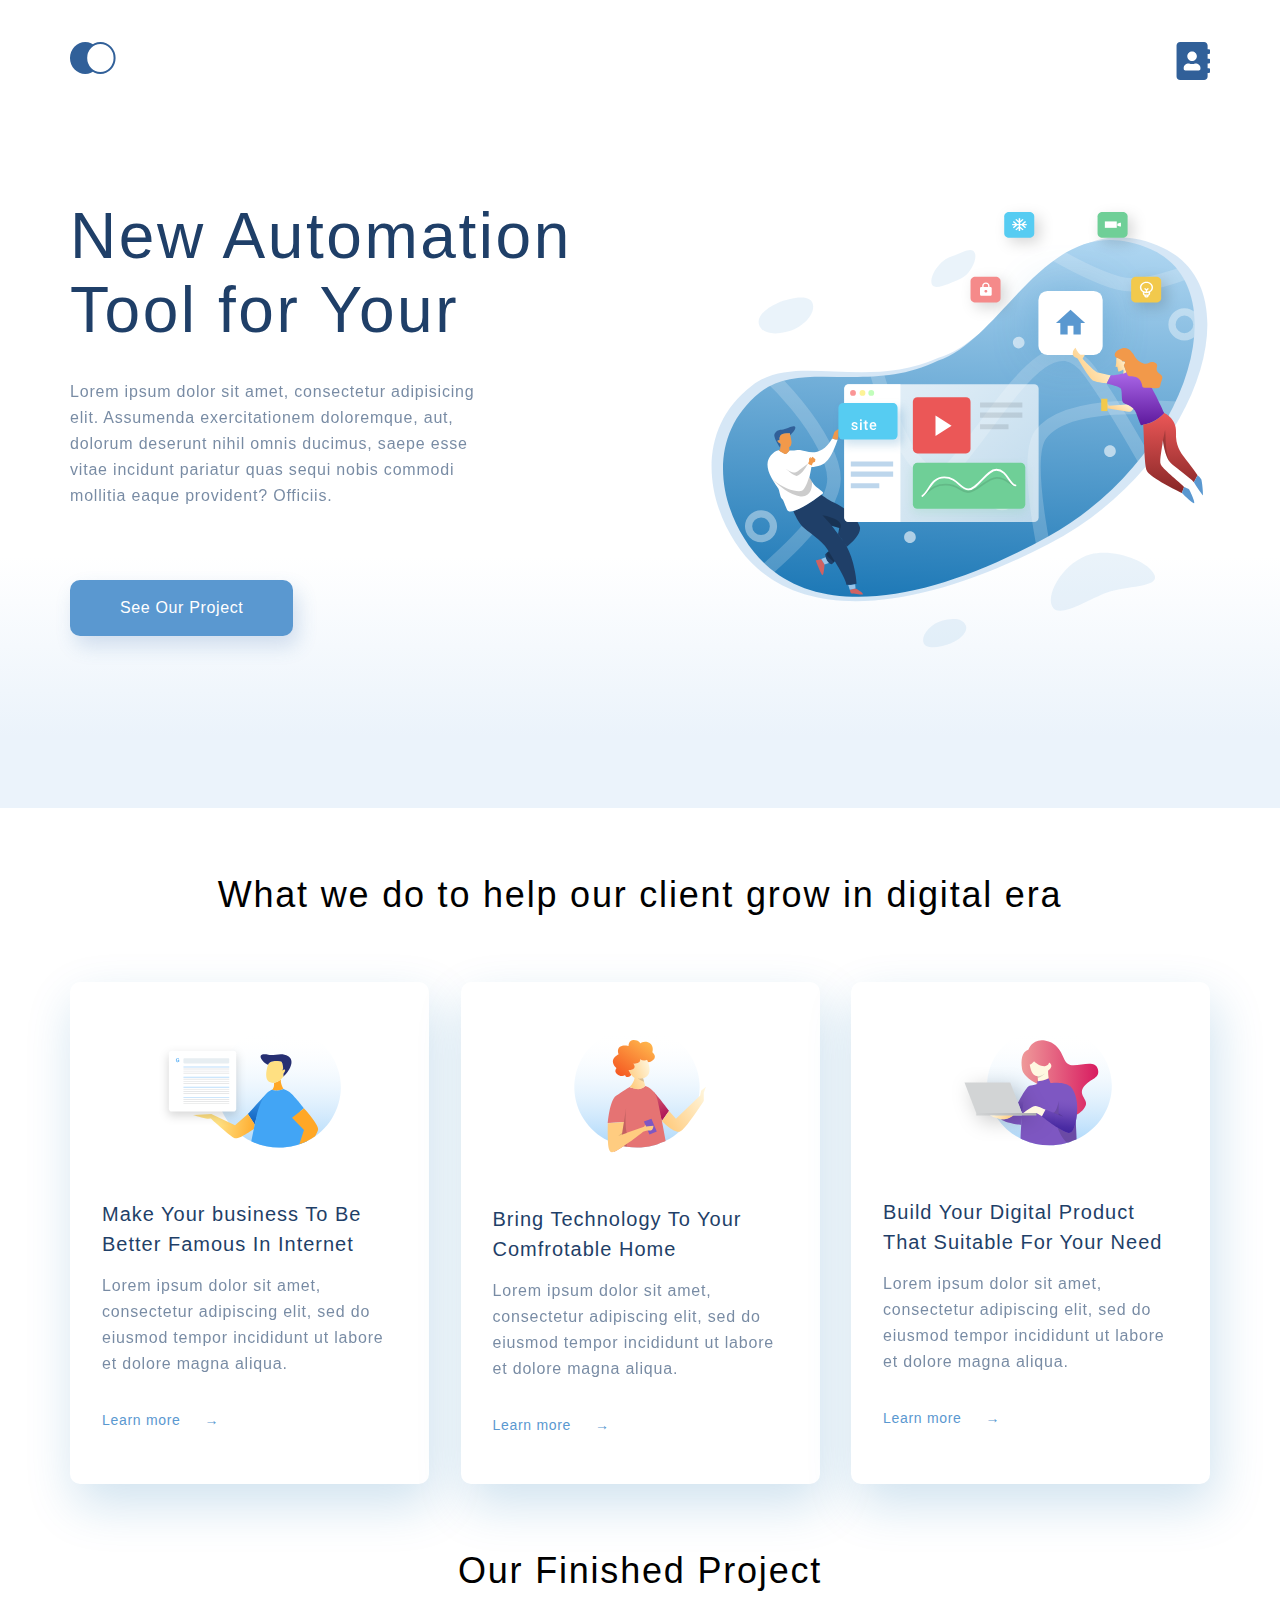
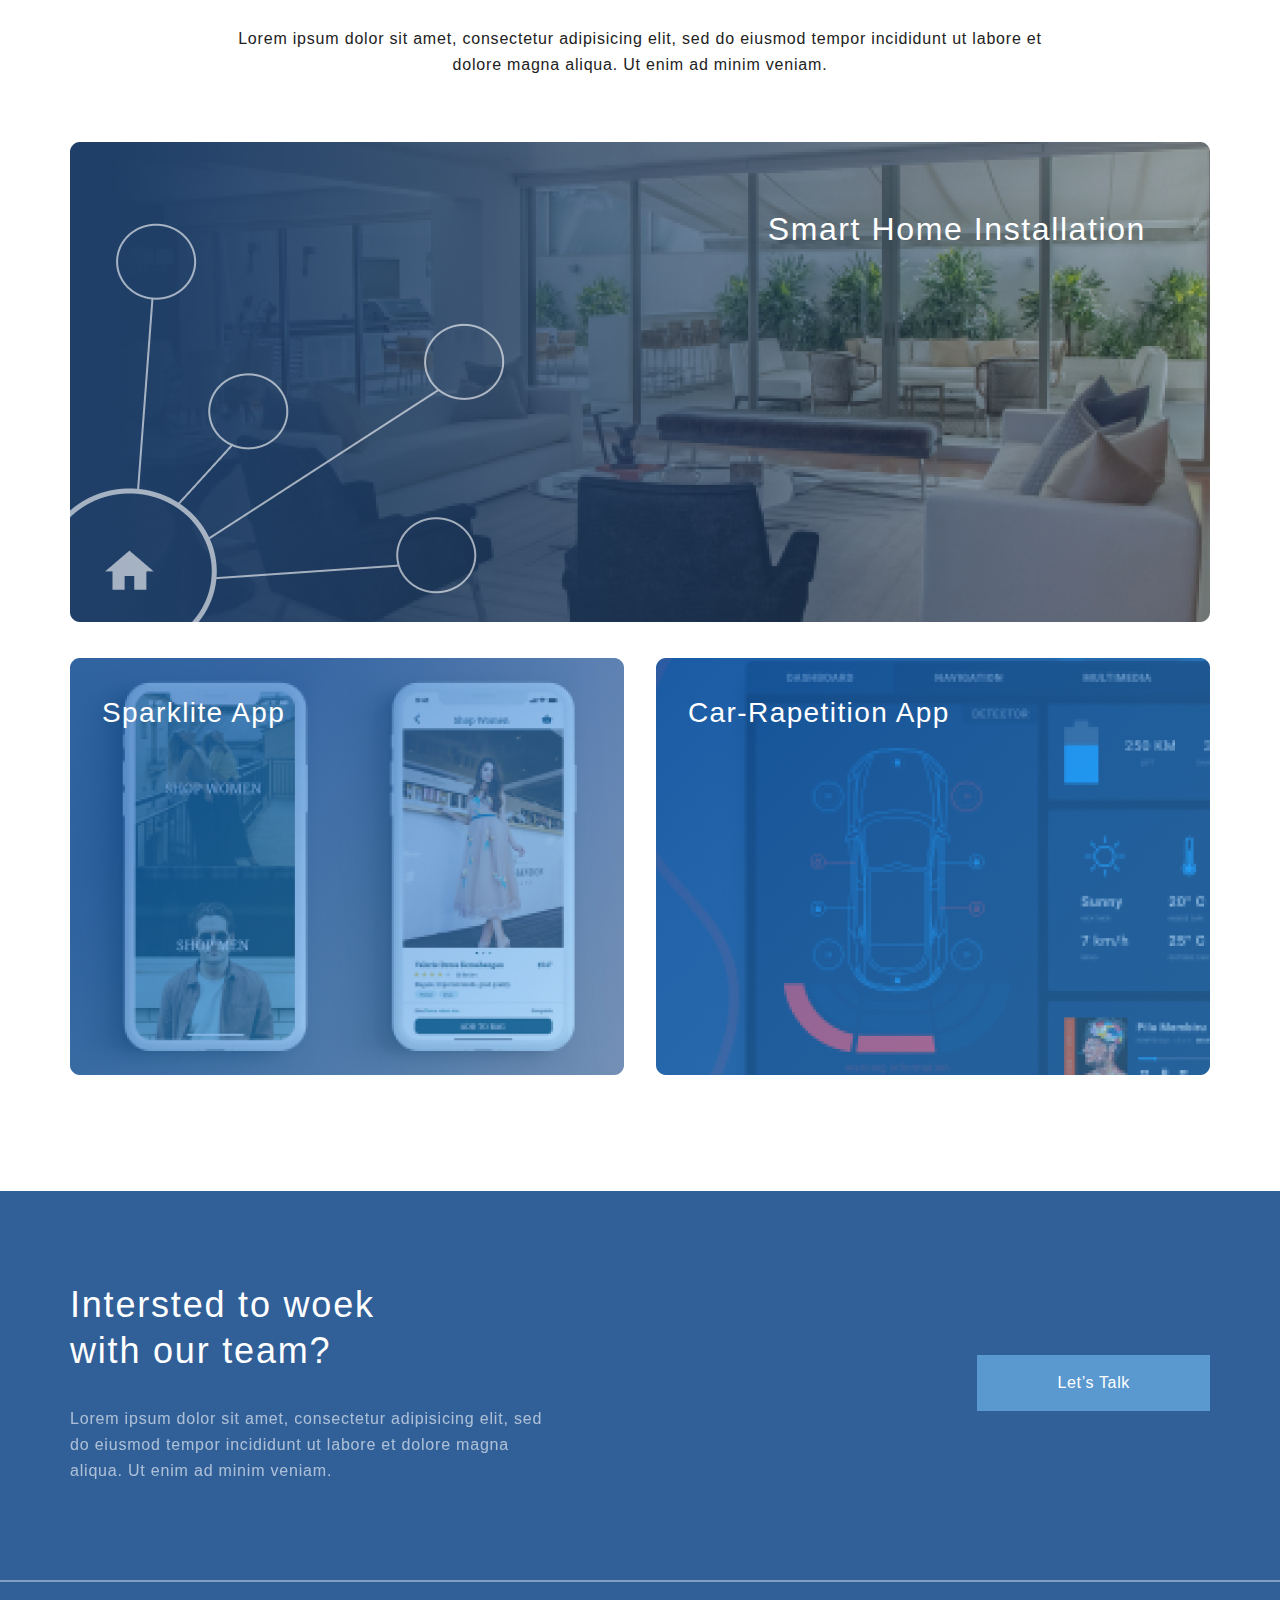
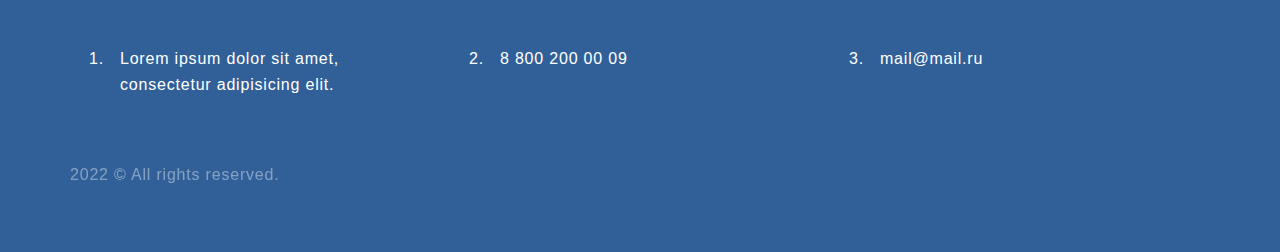
<file: index.html>
<!DOCTYPE html>
<html lang="zxx">

<head>
    <meta charset="UTF-8">
    <meta http-equiv="X-UA-Compatible" content="IE=edge">
    <meta name="viewport" content="width=device-width, initial-scale=1.0">
    <title>home</title>
    <link rel="stylesheet" href="style.css">
</head>

<body>
    <div class="wrapper">
        <div class="content">
            <div class="top">

                <div class="container top__box">

                    <ul class="header">

                        <li><a href="index.html"><img src="img/logo.svg" alt="logo"></a></li>
                        <li><a href="contacts.html"><img src="img/contacts.svg" alt="contacts"></a></li>
                    </ul>

                    <div class="top__info">

                        <h1 class="heading">New Automation Tool for Your </h1>
                        <p class="text top__text">Lorem ipsum dolor sit amet, consectetur adipisicing elit. Assumenda
                            exercitationem
                            doloremque,
                            aut, dolorum deserunt nihil omnis ducimus, saepe esse vitae incidunt pariatur quas sequi
                            nobis
                            commodi mollitia
                            eaque provident? Officiis.</p>
                        <a href="#" class="top__button">See Our Project</a>

                    </div>

                </div>
            </div>


            <div class="what-we-do container">

                <h3 class="heading3">What we do to help our client grow in digital era</h3>

                <div class="content_card">


                    <div class="card">

                        <img class="card__img" src="img/card-1.svg" alt="card 1">
                        <h4 class="heading4">Make Your business To Be
                            Better Famous In Internet</h4>
                        <p class="text">Lorem ipsum dolor sit amet, consectetur adipiscing elit, sed do eiusmod tempor
                            incididunt ut labore et dolore magna aliqua. </p>
                        <a class="card__link" href="#">Learn more</a>
                    </div>

                    <div class="card">
                        <img class="card__img" src="img/card-2.svg" alt="card 2">
                        <h4 class="heading4">Bring Technology To Your
                            Comfrotable Home</h4>
                        <p class="text">Lorem ipsum dolor sit amet, consectetur adipiscing elit, sed do eiusmod tempor
                            incididunt ut labore et dolore magna aliqua. </p>
                        <a class="card__link" href="#">Learn more</a>
                    </div>

                    <div class="card">
                        <img class="card__img" src="img/card-3.svg" alt="card 3">
                        <h4 class="heading4">Build Your Digital Product
                            That Suitable For Your Need</h4>
                        <p class="text">Lorem ipsum dolor sit amet, consectetur adipiscing elit, sed do eiusmod tempor
                            incididunt ut labore et dolore magna aliqua. </p>
                        <a class="card__link" href="#">Learn more</a>
                    </div>

                </div>
            </div>


            <div class="project container">

                <h3 class="heading3">Our Finished Project</h3>
                <p class="text text_project">Lorem ipsum dolor sit amet, consectetur adipisicing elit, sed do eiusmod
                    tempor
                    incididunt ut
                    labore et dolore magna aliqua. Ut enim ad minim veniam.</p>
                <div class="project__item">
                    <img class="project__img" src="img/project-1.png" alt="photo">
                    <p class="img__text">Smart Home Installation</p>
                </div>

                <div class="project__parent">
                    <div class="project__item project__item_margin">
                        <img class="project__img" src="img/project-2.png" alt="photo">
                        <p class="img__text_left">Sparklite App</p>
                    </div>
                    <div class="project__item">
                        <img class="project__img" src="img/project-3.png" alt="photo">
                        <p class="img__text_left">Car-Rapetition App</p>
                    </div>

                </div>
            </div>
        </div>
        <div class="footer">

            <div class="container">
                <div class="footer__top">


                    <div class="footer__text">

                        <h3 class="heading3">Intersted to woek
                            with our team?</h3>
                        <p class="text">Lorem ipsum dolor sit amet, consectetur adipisicing elit, sed do eiusmod tempor
                            incididunt ut labore et dolore magna aliqua. Ut enim ad minim veniam.</p>

                    </div>

                    <div class="footer__top_botton">
                        <a href="#" class="footer__button">Let’s Talk</a>
                    </div>
                </div>
            </div>
            <hr>

            <div class="container">
                <div class="footer__buttom">


                    <ul class="footer__info">
                        <li class="footer__list">Lorem ipsum dolor sit amet, consectetur adipisicing elit.</li>
                        <li class="footer__list">8 800 200 00 09</li>
                        <li class="footer__list"><a href="mailto:info@mail.ru">mail@mail.ru</a></li>
                    </ul>

                    <div class="footer__copy">

                        <p class="text">2022 &copy; All rights reserved.</p>
                    </div>

                </div>
            </div>
        </div>
    </div>
</body>

</html>
</file>
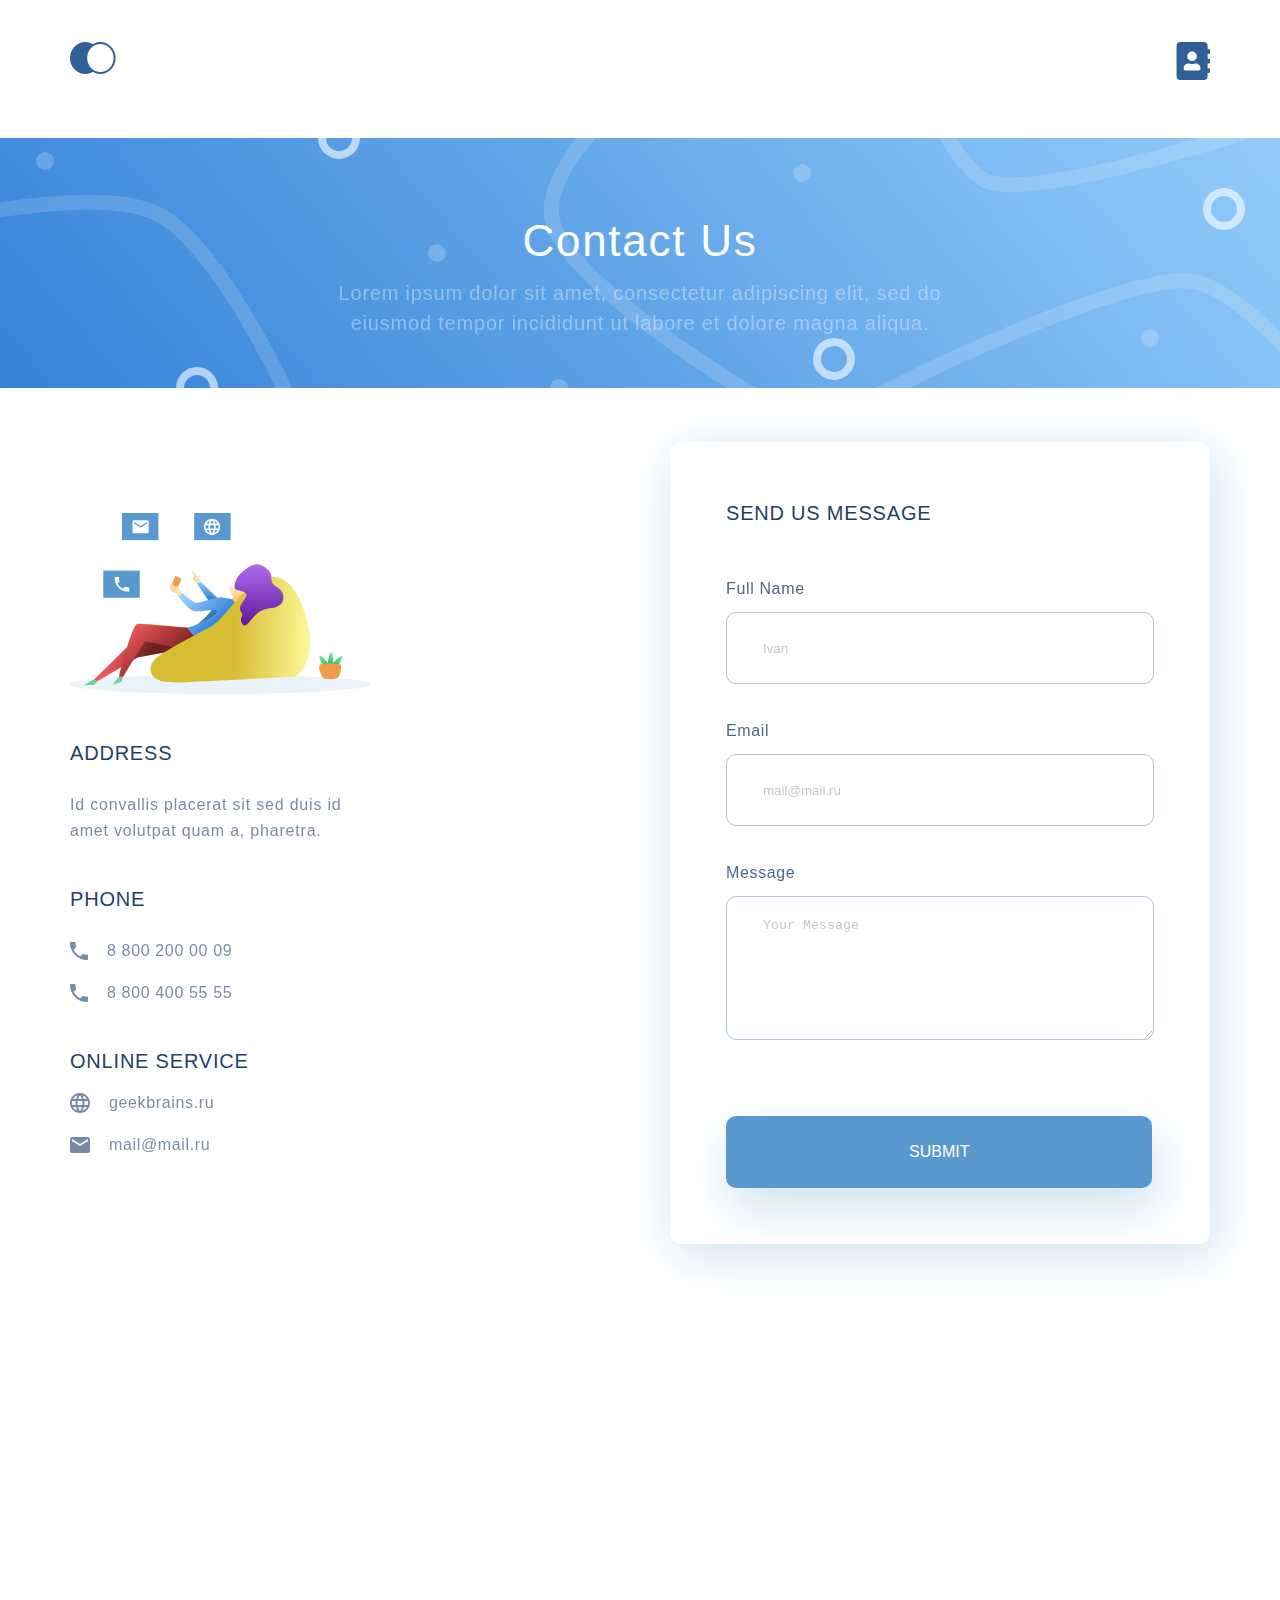
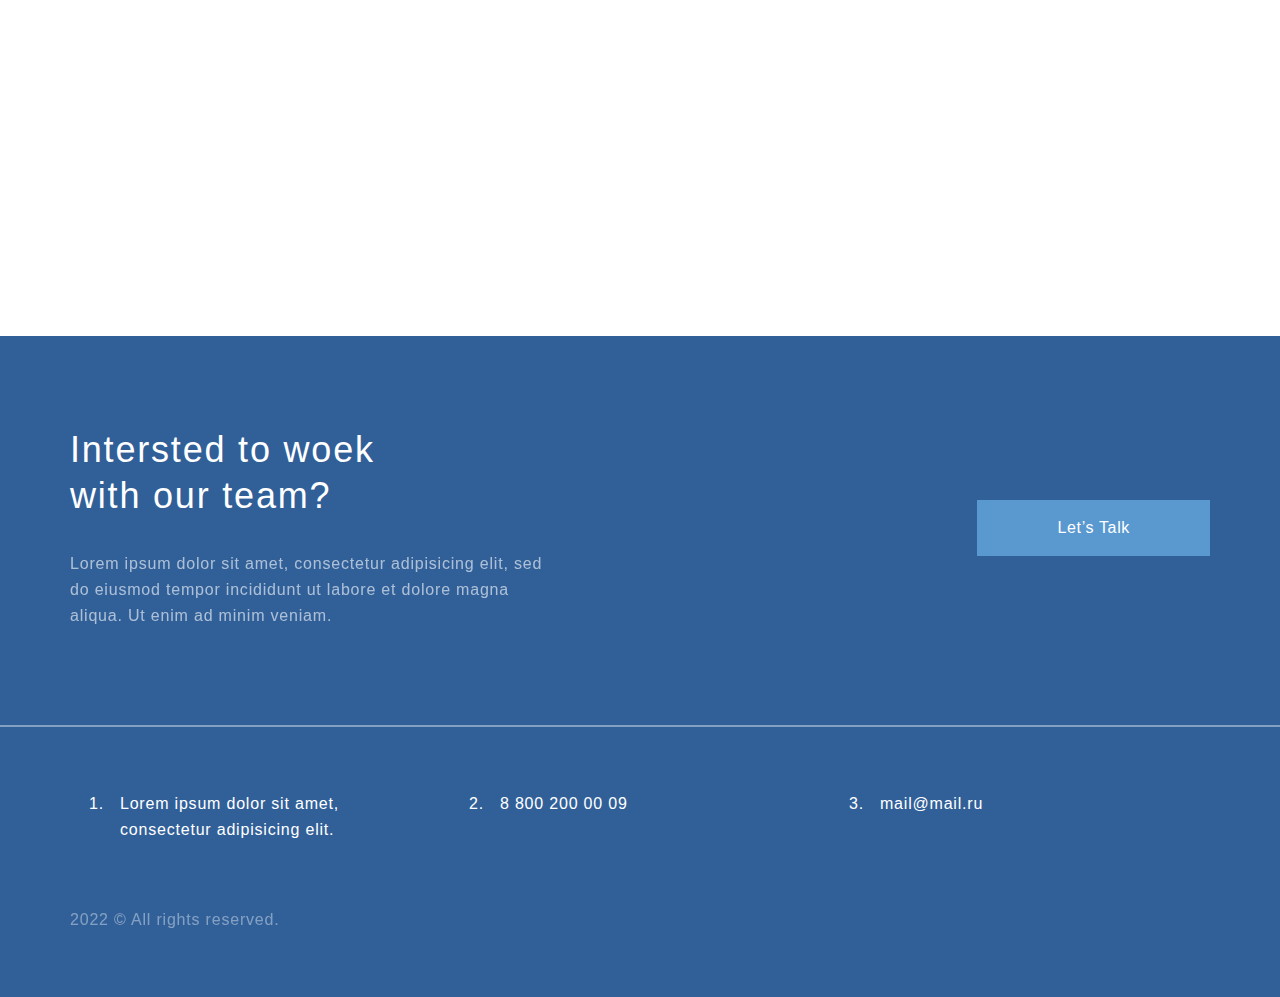
<file: contacts.html>
<!DOCTYPE html>
<html lang="en">

<head>
    <meta charset="UTF-8">
    <meta http-equiv="X-UA-Compatible" content="IE=edge">
    <meta name="viewport" content="width=device-width, initial-scale=1.0">
    <title>contacts</title>
    <link rel="stylesheet" href="style.css">
</head>

<body>
    <div class="wrapper">
        <div class="content">

            <div class="container">
                <ul class="header">
                    <li><a href="index.html"><img src="img/logo.svg" alt="logo"></a></li>
                    <li><a href="contacts.html"><img src="img/contacts.svg" alt="contacts"></a></li>
                </ul>
            </div>

            <div class="contacts-header">

                <div class="container contactus">
                    <h2 class="heading2">Contact Us</h2>
                    <p class="text">Lorem ipsum dolor sit amet, consectetur adipiscing elit, sed do eiusmod tempor
                        incididunt ut
                        labore et dolore magna aliqua. </p>
                </div>
            </div>

            <form action="#">
                <div class="container main">
                    <div class="contacts-info">
                        <!-- Блок 2: левая колонка -->

                        <img src="img/Contacts_img.svg" alt="photo">
                        <h4 class="heading4 margin">Address</h4>
                        <p class="text">Id convallis placerat sit sed duis id amet volutpat quam a, pharetra.</p>

                        <h4 class="heading4 margin">Phone</h4>

                        <div class="info_telephone">
                            <ul>
                                <div class="telephone">
                                    <img src="img/tel.svg" alt="">
                                    <li>8 800 200 00 09</li>
                                </div>
                                <div class="telephone">
                                    <img src="img/tel.svg" alt="">
                                    <li>8 800 400 55 55</li>
                                </div>
                            </ul>
                        </div>
                        <h4 class="heading4 service">Online service</h4>

                        <div class="info_telephone">
                            <ul>
                                <div class="site">
                                    <img src="img/site.svg" alt="">
                                    <li><a href="https://gb.ru/" target="_blank">geekbrains.ru</a></li>
                                </div>
                                <div class="mail">
                                    <img src="img/mail.svg" alt="">
                                    <li><a href="mailto:info@mail.ru">mail@mail.ru</a></li>
                                </div>
                            </ul>
                        </div>
                        <!--
                <p class="text">Адрес: Москва, Садовая-Спасская ул., 19</p>
                <p class="text">8 800 200 00 09</p> -->
                    </div> <!-- Блок 2 левая колонка -->

                    <div class="form">
                        <!-- Правая колонка -->
                        <h4 class="heading4">SEND US MESSAGE</h4>
                        <p class="message">Full Name</p>
                        <input class="input" type="text" placeholder="Ivan">

                        <p class="message">Email</p>
                        <input class="input" type="email" placeholder="mail@mail.ru">
                        <p class="message">Message</p>
                        <textarea class="input textarea" placeholder="Your Message"></textarea>
                        <button class="button" type="submit">submit</button>

                    </div> <!-- Закрытие Правой колонки-->

                </div> <!-- container main -->
            </form>

            <div class="container map">
                <!--map-->
                <iframe
                    src="https://yandex.ru/map-widget/v1/?um=constructor%3Abd577a8c0e2db58bbd76d7cbcd9bbffbf248ff52a3f8fdd6508aaea139f912d8&amp;source=constructor"
                    width="100%" height="480" frameborder="0"></iframe>
            </div> <!-- Закрытие map-->
        </div>
        <div class="footer">

            <div class="container">
                <div class="footer__top">


                    <div class="footer__text">

                        <h3 class="heading3">Intersted to woek
                            with our team?</h3>
                        <p class="text">Lorem ipsum dolor sit amet, consectetur adipisicing elit, sed do eiusmod tempor
                            incididunt ut labore et dolore magna aliqua. Ut enim ad minim veniam.</p>

                    </div>

                    <div class="footer__top_botton">
                        <a href="#" class="footer__button">Let’s Talk</a>
                    </div>
                </div>
            </div>
            <hr>

            <div class="container">
                <div class="footer__buttom">


                    <ul class="footer__info">
                        <li class="footer__list">Lorem ipsum dolor sit amet, consectetur adipisicing elit.</li>
                        <li class="footer__list">8 800 200 00 09</li>
                        <li class="footer__list"><a href="mailto:info@mail.ru">mail@mail.ru</a></li>
                    </ul>

                    <div class="footer__copy">

                        <p class="text">2022 &copy; All rights reserved.</p>
                    </div>

                </div>
            </div>
        </div>
    </div>
</body>

</html>
</file>
<file: style.css>
* {
    margin: 0;
    padding: 0;
}

body {
    font-family: sans-serif;
}

.wrapper {
    min-height: 100vh;
    display: flex;
    flex-direction: column;
}

.content {
    flex-grow: 1;
}

.text {
    font-size: 16px;
    line-height: 26px;
    color: #1F3F68;
    letter-spacing: 0.05em;
    opacity: 0.6;
}

.project__item {
    position: relative;
    flex-grow: 1;
}

.project__img {
    width: 100%;
}

.project__parent {
    display: flex;
    justify-content: space-between;
    margin-top: 32px;
}

.project__item_margin {
    margin-right: 32px;
}

.img__text {
    font-size: 32px;
    line-height: 46px;
    text-align: right;
    letter-spacing: 0.05em;
    position: absolute;
    top: 64px;
    right: 64px;
    color: #FFFFFF;
}

.img__text_left {
    font-size: 28px;
    line-height: 46px;
    text-align: start;
    letter-spacing: 0.05em;
    position: absolute;
    color: #FFFFFF;
    top: 32px;
    left: 32px;
}

.text_project {
    width: 75%;
    margin: 32px auto 64px;
    color: #222222;
    opacity: 1;
    text-align: center;
}

.container {
    max-width: 1140px;
    margin: 0 auto;
}

.top {
    min-height: 768px;
    background: linear-gradient(0deg, #EBF3FB 8.84%, rgba(152, 195, 232, 0) 31.12%);
    height: 0px;
    padding-bottom: 40px;
}

.header {
    display: flex;
    justify-content: space-between;
    list-style-type: none;
    padding-top: 42px;
}

.top__box {
    display: flex;
    flex-direction: column;
    height: 100%;
}

.top__text {
    width: 425px;
}

.top__info {
    padding-top: 115px;
    flex-grow: 1;
    background-image: url(img/top__back.svg);
    background-repeat: no-repeat;
    background-position: right center;
    background-size: 44%;
}

.heading {
    width: 510px;
    font-size: 64px;
    font-weight: 300;
    color: #1F3F68;
    line-height: 74px;
    letter-spacing: 0.04em;
    margin-bottom: 32px;
}

.top__button {
    font-size: 16px;
    line-height: 26px;
    text-align: center;
    letter-spacing: 0.04em;
    color: #FFFFFF;
    background: #5A98D0;
    box-shadow: 5px 10px 20px rgba(53, 110, 173, 0.2);
    border-radius: 10px;
    padding: 15px 50px;
    text-decoration: none;
    display: inline-block;
    margin-top: 71px;
}

.content_card {
    display: flex;
    justify-content: space-between;
    padding-top: 64px;
    padding-bottom: 64px;
}

.card {
    width: 359px;
    padding: 44px 32px;
    box-sizing: border-box;
    box-shadow: 5px 20px 50px rgba(16, 112, 177, 0.2);
    border-radius: 10px;
    background-color: #FFF;
    display: flex;
    flex-direction: column;
}

.card__img {
    align-self: center;
    margin-bottom: 51px;
}

.card__link {
    font-size: 14px;
    line-height: 30px;
    letter-spacing: 0.05em;
    color: #5A98D0;
    text-decoration: none;
    margin-top: 28px;
}

.card__link:after {
    content: '\2192';
    padding: 24px;
}


.heading2 {
    font-weight: 500;
    font-size: 44px;
    text-align: center;
}

.what-we-do {
    padding-top: 64px;
}

.heading3 {
    font-size: 36px;
    text-align: center;
    font-weight: 300;
    line-height: 46px;
    letter-spacing: 0.05em;
}

.heading4 {
    font-size: 20px;
    line-height: 30px;
    font-weight: 400;
    letter-spacing: 0.05em;
    color: #1F3F68;
    margin-bottom: 14px;
}


.button {
    background: #5A98D0;
    box-shadow: 5px 20px 50px rgba(16, 112, 177, 0.2);
    border-radius: 10px;
    font-weight: 500;
    font-size: 16px;
    line-height: 26px;
    text-align: center;
    color: #FFFFFF;
    text-transform: uppercase;
    padding: 23px 183px;
    border: none;
    margin-top: 72px;
}

.contacts-header {
    background-image: url(img/Contact\ Us.svg);
    text-align: center;
    background-size: cover;
    background-position: center center;
    padding: 50px 0px;
    margin-top: 54px;
    margin-bottom: 54px;
}

.contactus {
    width: 50%;
    text-align: center;
}

.contacts-header .text {
    font-weight: 400;
    font-size: 20px;
    line-height: 30px;
    text-align: center;
    letter-spacing: 0.04em;
    color: rgba(255, 255, 255, 0.6);
}

.heading2 {
    font-weight: 500;
    font-size: 44px;
    line-height: 74px;
    text-align: center;
    letter-spacing: 0.04em;
    color: #FFFFFF;
    padding-top: 16px;
}

.main {
    justify-content: space-between;
    margin-bottom: 96px;
    display: flex;
    align-items: center;

}

.form {
    width: 540px;
    background: #FFFFFF;
    box-shadow: 5px 10px 50px rgba(16, 112, 177, 0.2);
    border-radius: 10px;
    padding: 56px;
    box-sizing: border-box;
}

.main .heading4 {
    font-weight: 500;
    font-size: 20px;
    line-height: 30px;
    letter-spacing: 0.04em;
    color: #1F3F68;
    text-transform: uppercase;
}

.info_telephone {
    font-weight: 300;
    font-size: 16px;
    line-height: 26px;
    letter-spacing: 0.04em;
    color: #1F3F68;
    opacity: 0.6;
}

.telephone {
    list-style: none;
    padding-bottom: 16px;
    display: flex;
    align-items: center;
}

.site {
    list-style: none;
    padding-bottom: 16px;
    display: flex;
    align-items: center;
}

.mail {
    list-style: none;
    padding-bottom: 16px;
    display: flex;
    align-items: center;
}

.info_telephone img {
    padding-right: 19px;
}

/*.info_telephone .telephone:before {
    content: url(img/tel.svg);
    text-align: center;
    padding-right: 19px;
} 
второй способ для иконок
*/

.contacts-info {
    width: 300px;
}

.margin {
    margin-top: 40px;
    margin-bottom: 24px;
}

.service {
    margin-top: 24px;
}

.message {
    font-weight: 400;
    font-size: 16px;
    line-height: 30px;
    letter-spacing: 0.04em;
    color: #1F3F68;
    opacity: 0.8;
    padding-bottom: 8px;
    padding-top: 32px;
}

.input {
    width: 428px;
    height: 72px;
    opacity: 0.4;
    border: 1px solid #356EAD;
    box-sizing: border-box;
    border-radius: 10px;
    padding: 21px 36px;
    font-weight: 300;
}

.textarea {
    height: 144px;
}


.footer {
    background: #316099;
    margin-top: 112px;
    padding-top: 91px;
    padding-bottom: 64px;
}

.footer__top {
    padding-bottom: 96px;
    display: flex;
    justify-content: space-between;
    align-items: center;
}

.footer__text {
    width: 495px;
}

.footer__text .heading3 {
    width: 340px;
    text-align: start;
    font-size: 36px;
    line-height: 46px;
    font-weight: 400;
    letter-spacing: 0.05em;
    color: #FFFFFF;
    margin-bottom: 32px;
}

.footer__text .text {
    font-weight: 400;
    font-size: 16px;
    line-height: 26px;
    letter-spacing: 0.05em;
    color: #FFFFFF;
    opacity: 0.6;
}

.footer__info {
    display: flex;
    justify-content: space-between;
    font-weight: 400;
    font-size: 16px;
    line-height: 26px;
    letter-spacing: 0.05em;
    color: #FFFFFF;
    margin-bottom: 64px;
}

.footer__list {
    flex-grow: 1;
    flex-basis: 33.333%;
    margin-right: 32px;
    margin-left: 19px;
    list-style-type: none;
    display: flex;
}

.footer__list:first-child::before {
    content: '1.';
    display: block;
    margin-right: 16px;
}

.footer__list:nth-child(2)::before {
    content: '2.';
    display: block;
    margin-right: 16px;
}

.footer__list:last-child::before {
    content: '3.';
    display: block;
    margin-right: 16px;
}

.footer__button {
    background: #5A98D0;
    font-weight: 400;
    font-size: 16px;
    line-height: 26px;
    text-align: center;
    letter-spacing: 0.04em;
    padding: 15px 80px;
    text-decoration: none;
    display: inline-block;
    color: #FFFFFF;
}

.footer__buttom {
    margin-top: 64px;
}

a {
    color: inherit;
    text-decoration: none;
}

hr {
    opacity: 0.4;
    border: 1px solid #FFFFFF;
}

.footer__copy .text {
    font-weight: 400;

    letter-spacing: 0.05em;
    color: #FFFFFF;
    opacity: 0.4;
}

@media (max-width: 1024px) {

    .top {
        padding-bottom: 0px;
    }

    .container {
        padding-left: 32px;
        padding-right: 32px;
    }

    .top__info {
        background-position: right 280px;
    }

    .content_card {
        flex-direction: column;
        align-items: center;
    }

    .card {
        margin-bottom: 32px;
    }

    .footer {
        padding-top: 47px;
    }

    .footer__top {
        padding-bottom: 64px;
        width: 80%;
        margin: 0 auto;
    }

    .footer__text {
        width: 336px;
    }

    .footer__button {
        padding: 4px 30px;
    }

    .footer__info {
        display: block;
        margin-top: 64px;
        margin-bottom: 39px;
    }

    .footer__list {
        padding-bottom: 25px;
    }

    .footer__buttom {
        width: 85%;
        margin: 0 auto;
    }

    .footer__copy {
        padding-left: 17px;
    }
}

@media (max-width: 667px) {
    .top {
        min-height: 376px;
        padding-bottom: 41px;
        box-sizing: border-box;
        height: fit-content;
    }

    .header {
        padding-top: 24px;
    }

    .top__info {
        padding-top: 36px;
        display: flex;
        flex-direction: column;
        align-items: center;
        background-image: none;
    }

    .heading {
        width: 100%;
        font-size: 32px;
        line-height: 37px;
        margin-bottom: 12px;
        text-align: center;
    }

    .top__text {
        width: 100%;
        text-align: center;
    }

    .top__button {
        font-size: 12px;
        line-height: 26px;
        padding: 0 8px;
    }

    .heading3 {
        font-size: 24px;
        line-height: 28px;
    }

    .what-we-do {
        padding-top: 48px;
    }

    .content_card {
        padding-top: 32px;
    }

    .card {
        width: 100%;
    }

    .text_project {
        width: 100%;
    }

    .img__text {
        font-size: 16px;
        line-height: 19px;
        top: 16px;
        right: 16px;
    }

    .img__text_left {
        font-size: 16px;
        line-height: 19px;
        top: 16px;
        right: 16px;
        left: 16px;
    }

    .project__parent {
        flex-direction: column;
        margin-top: 16px;
    }

    .project__item_margin {
        margin: 0;
        margin-bottom: 16px;
    }



    .footer {
        margin-top: 64px;
        padding-top: 18px;
        padding-bottom: 32px;
    }

    .footer__text {
        width: 100%;
    }

    .footer__text .heading3 {
        text-align: center;
        font-size: 24px;
        line-height: 28px;
        width: 75%;
        margin: 0 auto 32px;
    }

    .footer__top {
        display: block;
        width: 100%;
        text-align: center;
        padding-bottom: 40px;
    }

    .footer__top_botton {
        margin-top: 40px;
    }

    .footer__buttom {
        width: 100%;
    }

    .footer__info {
        margin-top: 32px;
        margin-bottom: 15px;
    }

    .footer__list {
        padding-bottom: 17px;
    }

    .footer__copy {
        text-align: center;
        padding: 0;
    }
}
</file>
